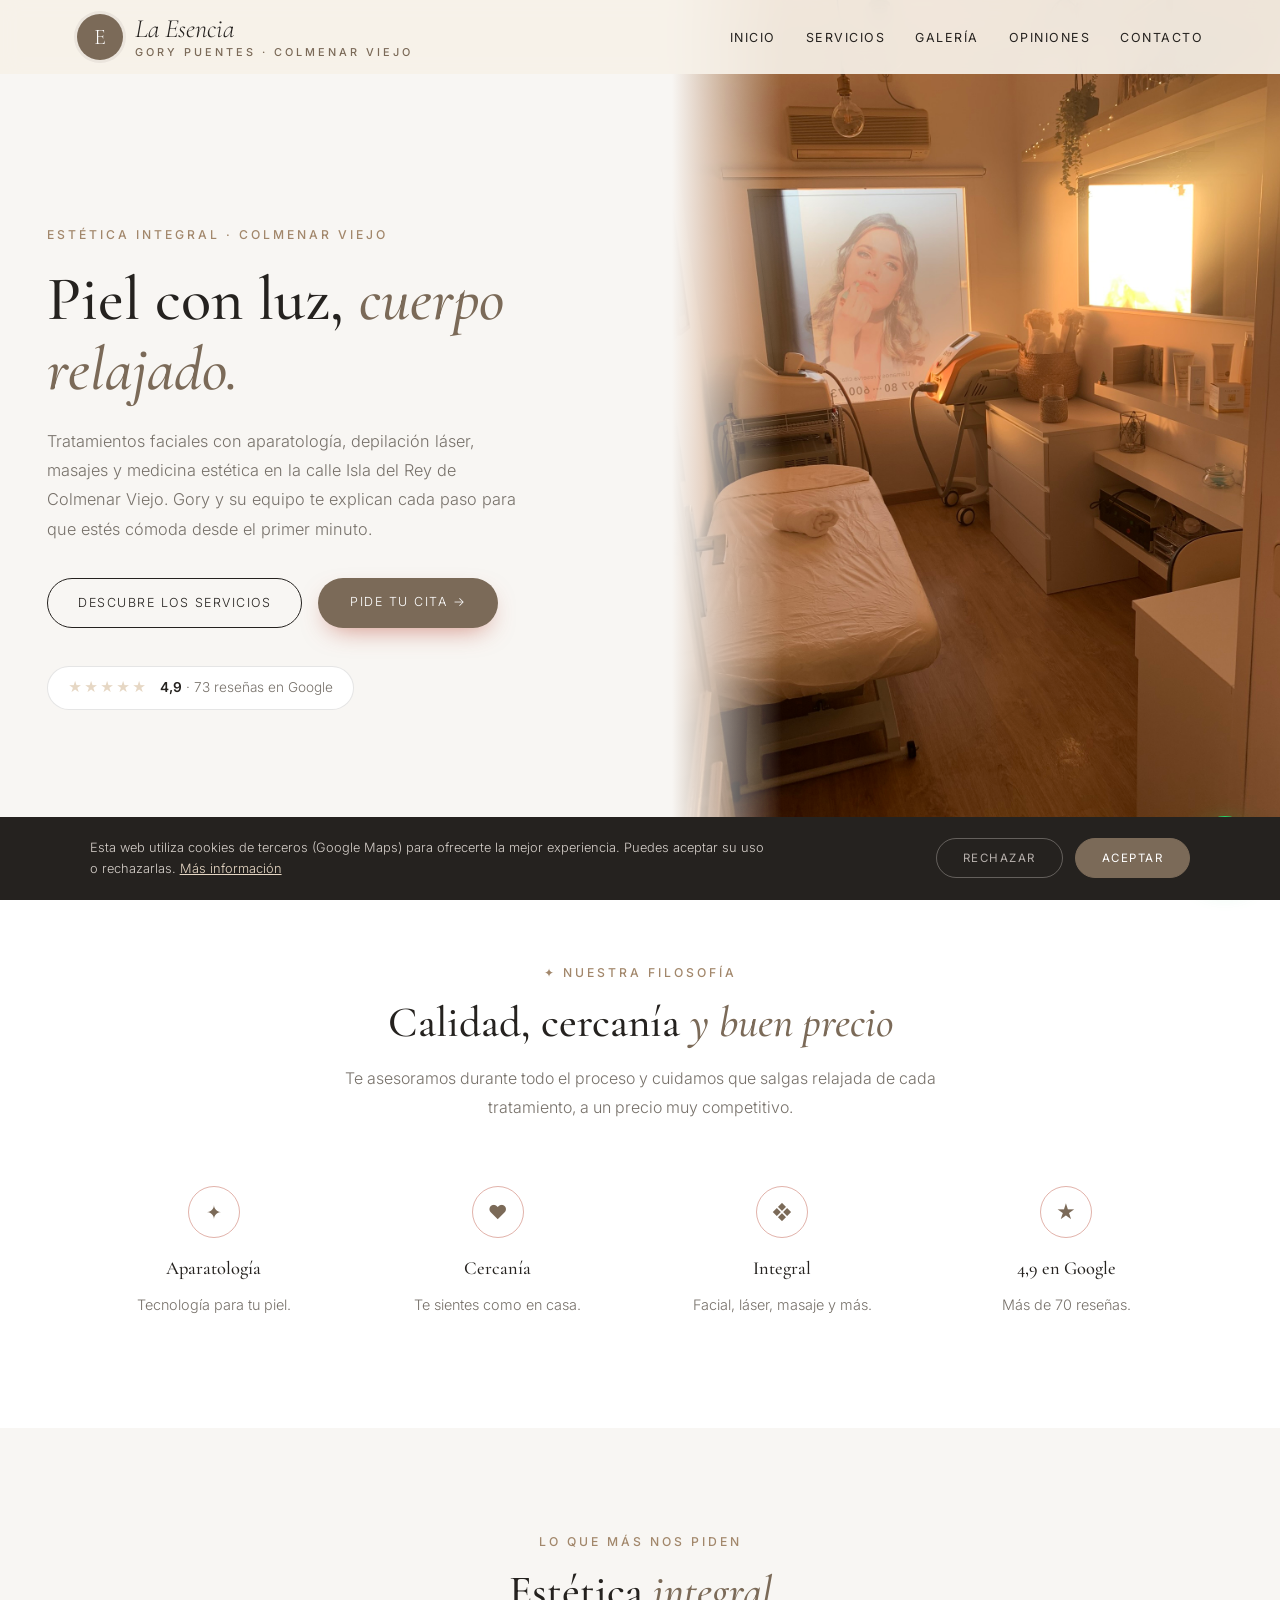
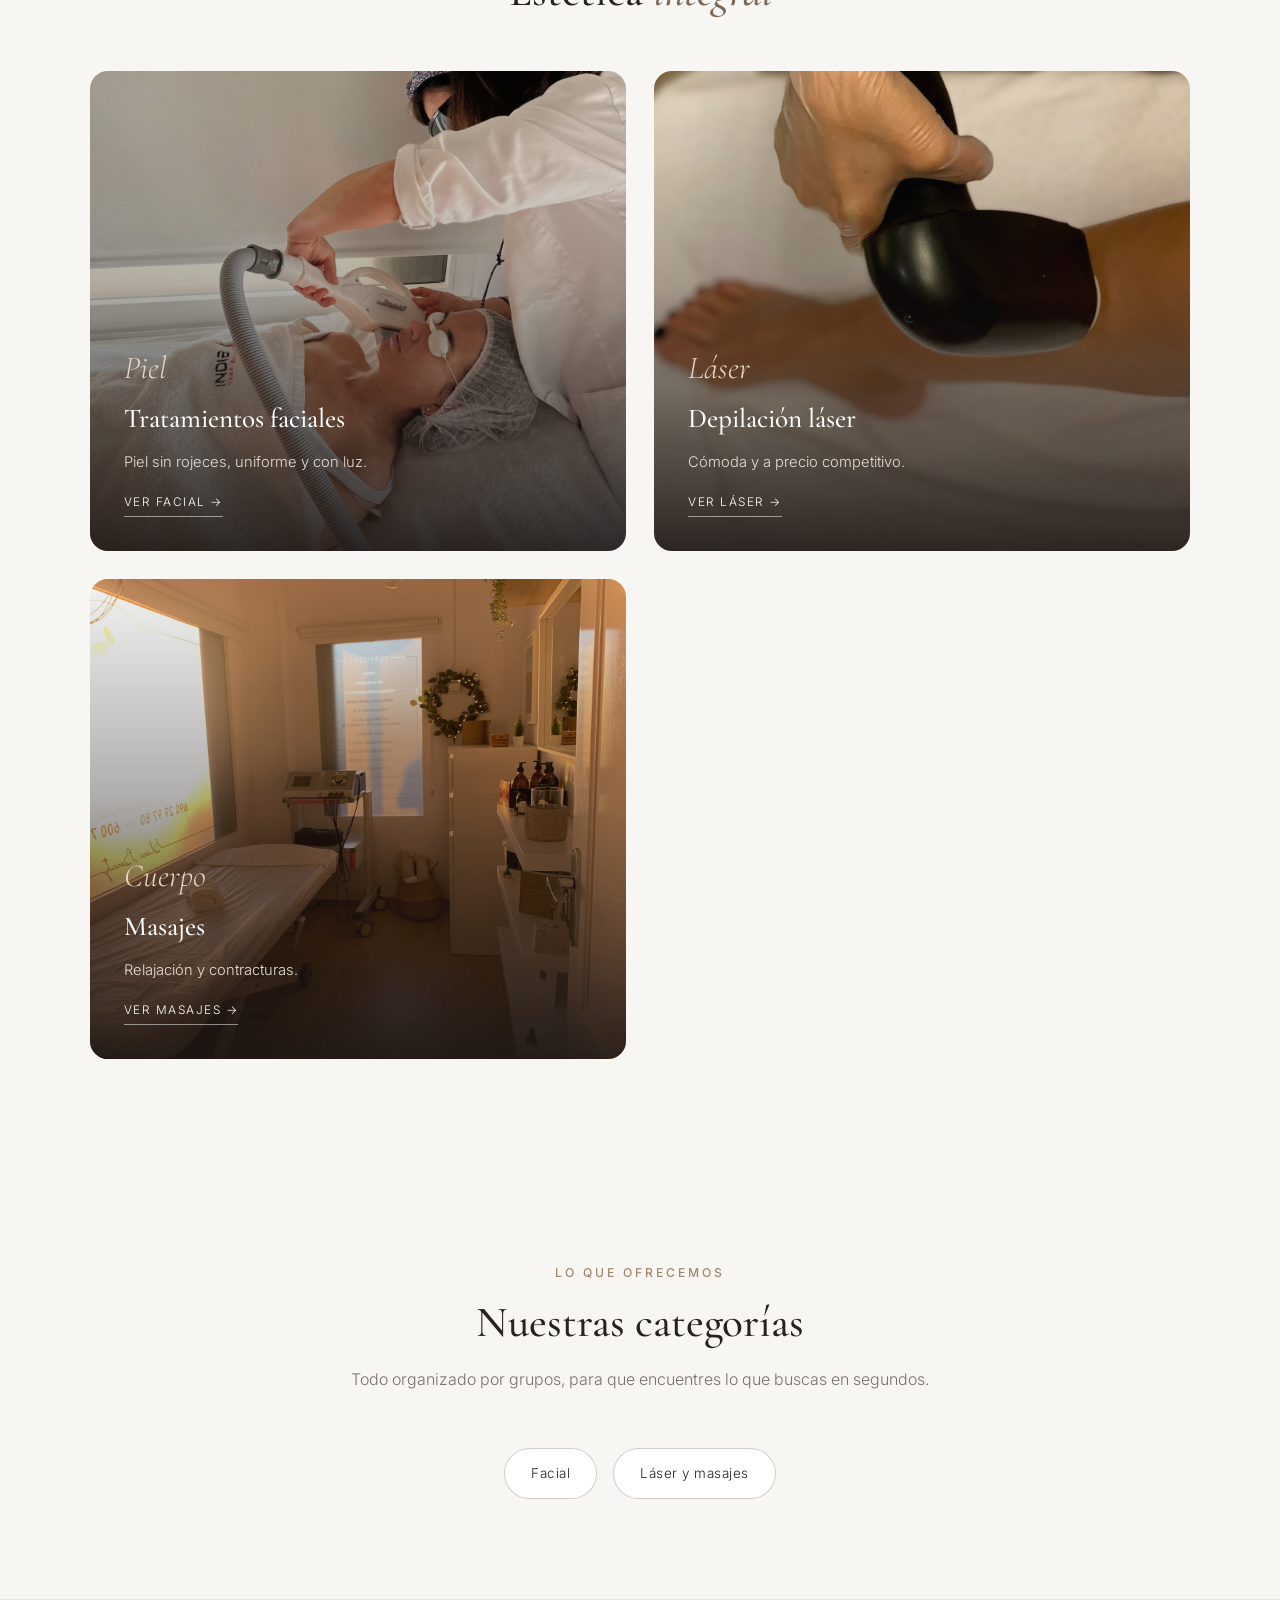
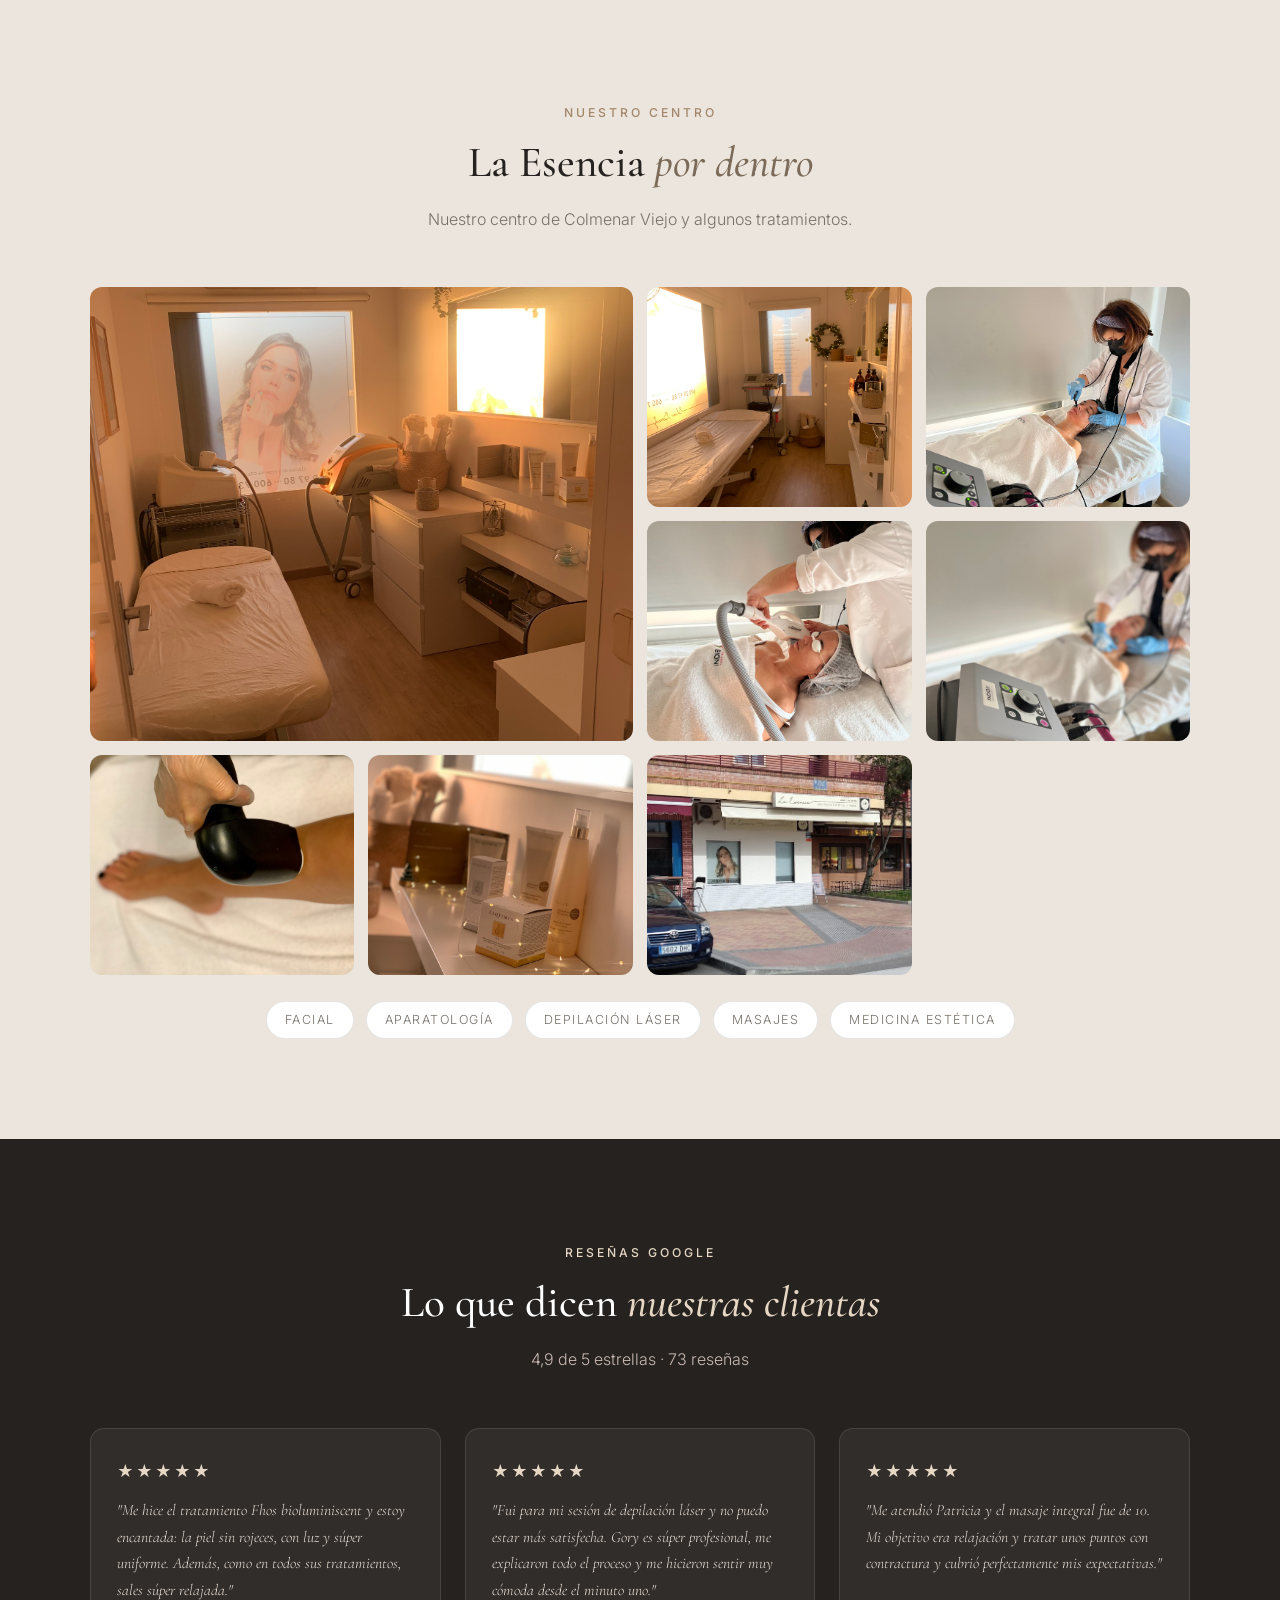
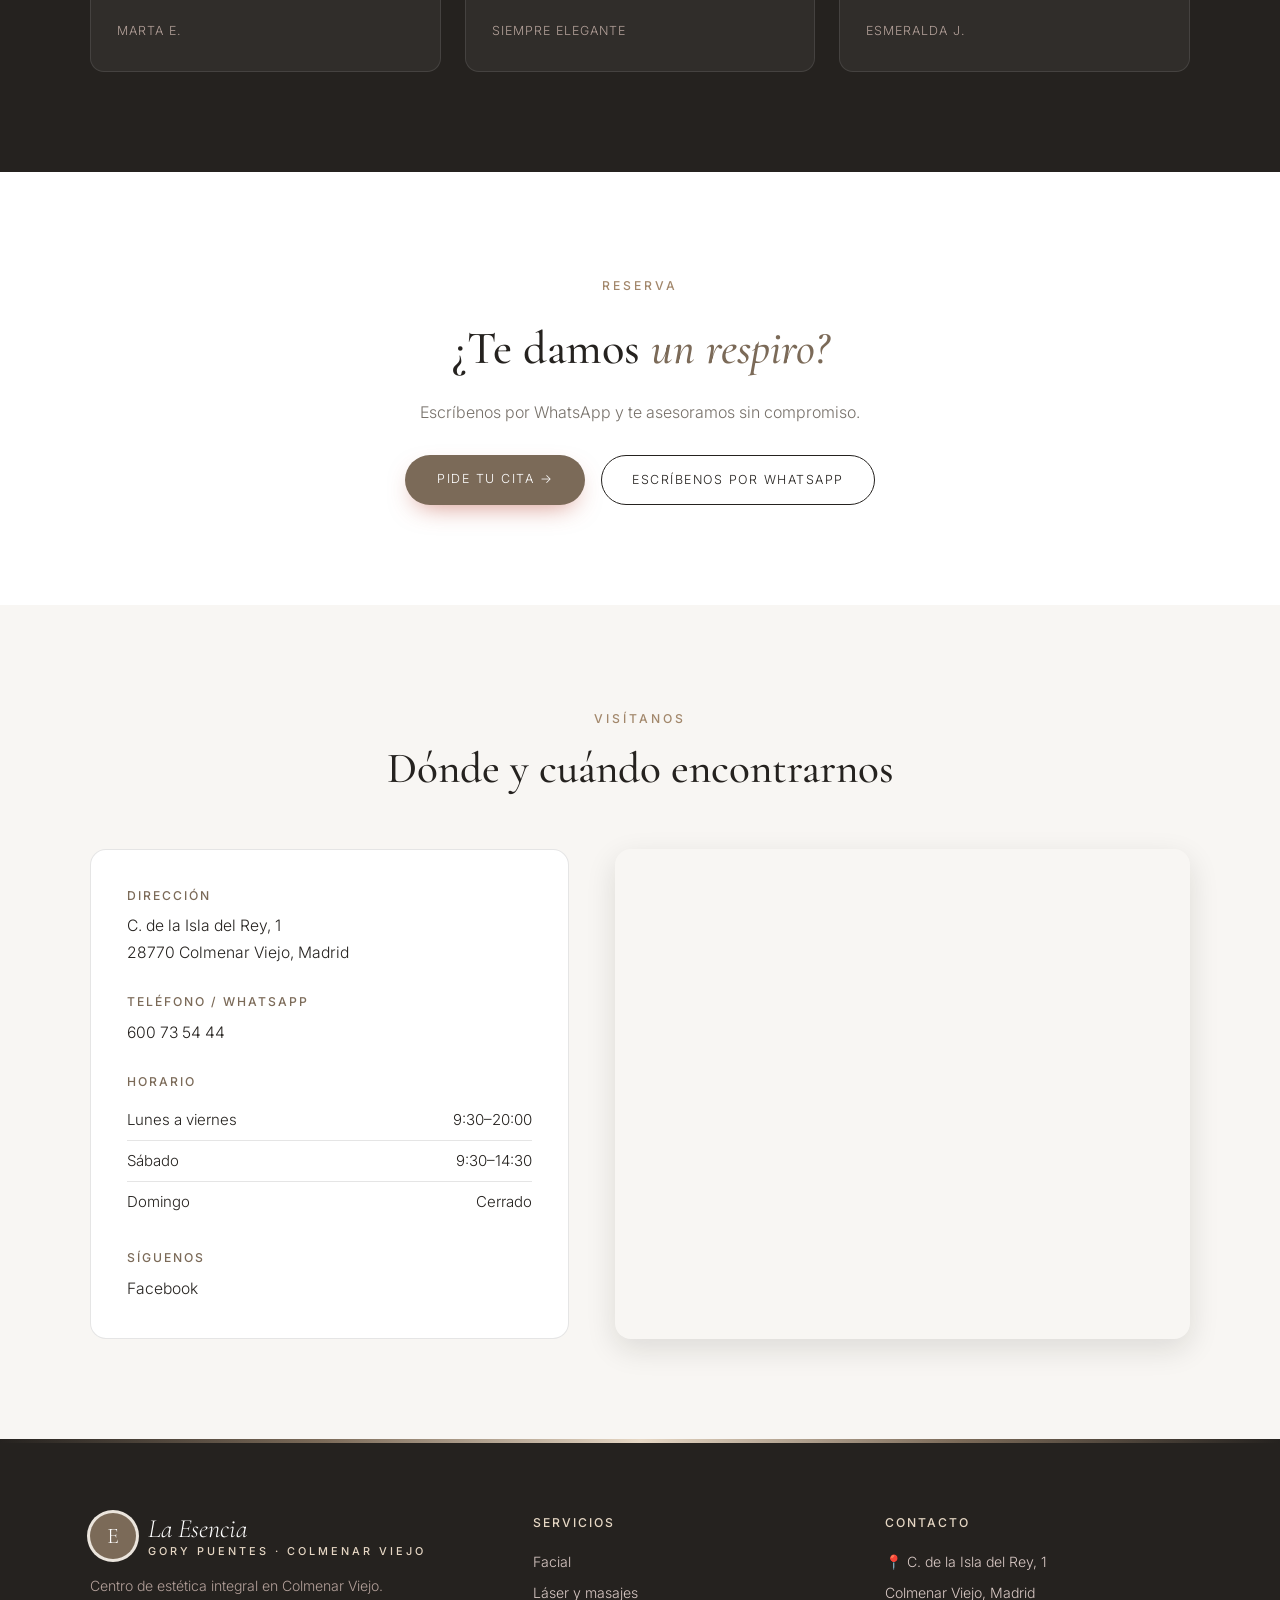
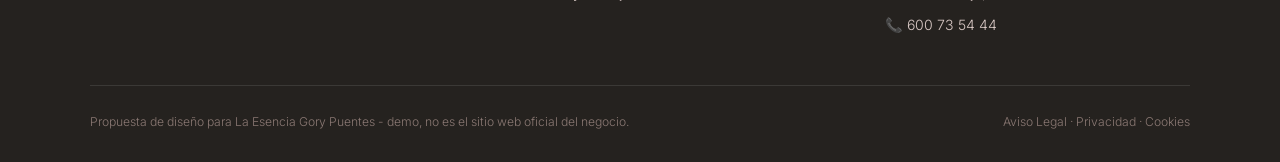
<file: index.html>
<!DOCTYPE html>
<html lang="es">
<head>
<meta charset="UTF-8">
<meta name="viewport" content="width=device-width, initial-scale=1.0">
<title>La Esencia Gory Puentes — Centro de estética integral en Colmenar Viejo</title>
<meta name="description" content="La Esencia Gory Puentes, centro de estética integral en C. de la Isla del Rey 1, Colmenar Viejo. Tratamientos faciales con aparatología, depilación láser, masajes y medicina estética. 4,9★ con 73 reseñas en Google.">
<meta name="theme-color" content="#25221f">
<meta property="og:title" content="La Esencia Gory Puentes · Colmenar Viejo">
<meta property="og:image" content="maps_10.jpg">

<link rel="preconnect" href="https://fonts.googleapis.com"><link rel="preconnect" href="https://fonts.gstatic.com" crossorigin><link href="https://fonts.googleapis.com/css2?family=Cormorant+Garamond:ital,wght@0,500;0,600;1,500&family=Inter:wght@300;400;500;600&display=swap" rel="stylesheet">
<link rel="stylesheet" href="styles.css">
</head>
<body>

<header id="header">
  <a href="index.html" class="logo" aria-label="La Esencia Gory Puentes, inicio"><span class="logo-mark">E</span><span class="logo-text"><span class="script">La Esencia</span><small>Gory Puentes · Colmenar Viejo</small></span></a>
  <nav id="nav" aria-label="Navegación principal"><ul><li><a href="index.html#inicio">Inicio</a></li><li><a href="servicios.html">Servicios</a></li><li><a href="index.html#galeria">Galería</a></li><li><a href="index.html#opiniones">Opiniones</a></li><li><a href="index.html#contacto">Contacto</a></li></ul></nav><button class="nav-toggle" id="navToggle" aria-label="Abrir menú">☰</button>
</header>

<section class="hero" id="inicio">
  <div class="hero-text">
    <span class="eyebrow">Estética integral · Colmenar Viejo</span>
    <h1>Piel con luz, <em>cuerpo relajado.</em></h1>
    <p>Tratamientos faciales con aparatología, depilación láser, masajes y medicina estética en la calle Isla del Rey de Colmenar Viejo. Gory y su equipo te explican cada paso para que estés cómoda desde el primer minuto.</p>
    <div class="hero-ctas">
      <a href="servicios.html" class="btn-outline">Descubre los servicios</a>
      <a href="https://wa.me/34600735444?text=Hola%2C%20he%20visto%20vuestra%20web%20y%20me%20gustar%C3%ADa%20pedir%20cita%20en%20La%20Esencia" class="btn-solid" target="_blank" rel="noopener">Pide tu cita →</a>
    </div>
    <a class="hero-rating" href="https://www.google.com/maps/search/?api=1&query=La+Esencia+Gory+Puentes,+Calle+de+la+Isla+del+Rey+1,+Colmenar+Viejo" target="_blank" rel="noopener"><span class="stars">★★★★★</span><span><strong>4,9</strong> · 73 reseñas en Google</span></a>
  </div>
  <div class="hero-img"><img src="maps_10.jpg" alt="Cabina de La Esencia Gory Puentes en Colmenar Viejo" style="object-position:center 50%;"></div>
</section>

<section class="trust">
  <div class="section-head">
    <span class="eyebrow">✦ Nuestra filosofía</span>
    <h2>Calidad, cercanía <em>y buen precio</em></h2>
    <p>Te asesoramos durante todo el proceso y cuidamos que salgas relajada de cada tratamiento, a un precio muy competitivo.</p>
  </div>
  <div class="trust-grid">
    <div class="trust-card"><span class="trust-ic">✦</span><h3>Aparatología</h3><p>Tecnología para tu piel.</p></div>
    <div class="trust-card"><span class="trust-ic">♥</span><h3>Cercanía</h3><p>Te sientes como en casa.</p></div>
    <div class="trust-card"><span class="trust-ic">❖</span><h3>Integral</h3><p>Facial, láser, masaje y más.</p></div>
    <div class="trust-card"><span class="trust-ic">★</span><h3>4,9 en Google</h3><p>Más de 70 reseñas.</p></div>
  </div>
</section>

<section class="worlds">
  <div class="section-head">
    <span class="eyebrow">Lo que más nos piden</span>
    <h2>Estética <em>integral</em></h2>
  </div>
  <div class="worlds-grid">
    <a href="servicios.html#facial" class="world-card"><img src="maps_05.jpg" alt="Tratamientos faciales"><div class="world-text"><span class="script">Piel</span><h3>Tratamientos faciales</h3><p>Piel sin rojeces, uniforme y con luz.</p><span class="world-link">Ver facial →</span></div></a>
    <a href="servicios.html#laser" class="world-card"><img src="maps_09.jpg" alt="Depilación láser"><div class="world-text"><span class="script">Láser</span><h3>Depilación láser</h3><p>Cómoda y a precio competitivo.</p><span class="world-link">Ver láser →</span></div></a>
    <a href="servicios.html#laser" class="world-card"><img src="maps_02.jpg" alt="Masajes"><div class="world-text"><span class="script">Cuerpo</span><h3>Masajes</h3><p>Relajación y contracturas.</p><span class="world-link">Ver masajes →</span></div></a>
  </div>
</section>

<section>
  <div class="section-head">
    <span class="eyebrow">Lo que ofrecemos</span>
    <h2>Nuestras categorías</h2>
    <p>Todo organizado por grupos, para que encuentres lo que buscas en segundos.</p>
  </div>
  <div class="cat-pills">
    <a href="servicios.html#facial" class="cat-pill">Facial</a>
    <a href="servicios.html#laser" class="cat-pill">Láser y masajes</a>
  </div>
</section>

<section class="gallery-wrap" id="galeria">
  <div class="section-head">
    <span class="eyebrow">Nuestro centro</span>
    <h2>La Esencia <em>por dentro</em></h2>
    <p>Nuestro centro de Colmenar Viejo y algunos tratamientos.</p>
  </div>
  <div class="gallery">
    <figure class="big"><img src="maps_10.jpg" alt="Cabina de tratamientos" loading="lazy"></figure>
    <figure><img src="maps_02.jpg" alt="Cabina de masajes" loading="lazy"></figure>
    <figure><img src="maps_03.jpg" alt="Tratamiento facial con aparatología" loading="lazy"></figure>
    <figure><img src="maps_05.jpg" alt="Tratamiento facial" loading="lazy"></figure>
    <figure><img src="maps_06.jpg" alt="Tratamiento de cuello" loading="lazy"></figure>
    <figure><img src="maps_09.jpg" alt="Depilación láser" loading="lazy"></figure>
    <figure><img src="maps_08.jpg" alt="Nuestros productos" loading="lazy"></figure>
    <figure><img src="maps_01.jpg" alt="Fachada en la calle Isla del Rey" loading="lazy"></figure>
  </div>
  <div class="brands"><span>Facial</span><span>Aparatología</span><span>Depilación láser</span><span>Masajes</span><span>Medicina estética</span></div>
</section>

<section class="reviews-wrap" id="opiniones">
  <div class="section-head">
    <span class="eyebrow">Reseñas Google</span>
    <h2>Lo que dicen <em>nuestras clientas</em></h2>
    <p>4,9 de 5 estrellas · 73 reseñas</p>
  </div>
  <div class="review-grid">
    <div class="review-card"><div class="stars">★★★★★</div><p>"Me hice el tratamiento Fhos bioluminiscent y estoy encantada: la piel sin rojeces, con luz y súper uniforme. Además, como en todos sus tratamientos, sales súper relajada."</p><cite>Marta E.</cite></div>
    <div class="review-card"><div class="stars">★★★★★</div><p>"Fui para mi sesión de depilación láser y no puedo estar más satisfecha. Gory es súper profesional, me explicaron todo el proceso y me hicieron sentir muy cómoda desde el minuto uno."</p><cite>Siempre Elegante</cite></div>
    <div class="review-card"><div class="stars">★★★★★</div><p>"Me atendió Patricia y el masaje integral fue de 10. Mi objetivo era relajación y tratar unos puntos con contractura y cubrió perfectamente mis expectativas."</p><cite>Esmeralda J.</cite></div>
  </div>
</section>

<section class="cta-section">
  <span class="eyebrow">Reserva</span>
  <h2>¿Te damos <em>un respiro?</em></h2>
  <p>Escríbenos por WhatsApp y te asesoramos sin compromiso.</p>
  <div class="cta-row">
    <a href="https://wa.me/34600735444?text=Hola%2C%20he%20visto%20vuestra%20web%20y%20me%20gustar%C3%ADa%20pedir%20cita%20en%20La%20Esencia" class="btn-solid" target="_blank" rel="noopener">Pide tu cita →</a>
    <a href="https://wa.me/34600735444?text=Hola%2C%20he%20visto%20vuestra%20web%20y%20me%20gustar%C3%ADa%20pedir%20cita%20en%20La%20Esencia" class="btn-outline" target="_blank" rel="noopener">Escríbenos por WhatsApp</a>
  </div>
</section>

<section class="contact-section" id="contacto">
  <div class="section-head">
    <span class="eyebrow">Visítanos</span>
    <h2>Dónde y cuándo encontrarnos</h2>
  </div>
  <div class="contact-grid">
    <div class="contact-info">
      <div class="contact-block"><h3>Dirección</h3><p>C. de la Isla del Rey, 1<br>28770 Colmenar Viejo, Madrid</p></div>
      <div class="contact-block"><h3>Teléfono / WhatsApp</h3><p><a href="tel:+34600735444">600 73 54 44</a></p></div>
      <div class="contact-block"><h3>Horario</h3><ul class="hours-list"><li><span>Lunes a viernes</span><span>9:30–20:00</span></li><li><span>Sábado</span><span>9:30–14:30</span></li><li><span>Domingo</span><span>Cerrado</span></li></ul></div>
      <div class="contact-block"><h3>Síguenos</h3><p><a href="https://www.facebook.com/laesenciagorypuentes/" target="_blank" rel="noopener">Facebook</a></p></div>
    </div>
    <div class="contact-map">
      <iframe title="Mapa de La Esencia Gory Puentes" src="https://www.google.com/maps?q=La+Esencia+Gory+Puentes,+Calle+de+la+Isla+del+Rey+1,+Colmenar+Viejo&output=embed" width="100%" height="100%" style="border:0;" allowfullscreen="" loading="lazy" referrerpolicy="no-referrer-when-downgrade"></iframe>
    </div>
  </div>
</section>

<footer>
  <div class="footer-grid">
    <div class="footer-brand">
      <a href="index.html" class="logo light"><span class="logo-mark">E</span><span class="logo-text"><span class="script">La Esencia</span><small>Gory Puentes · Colmenar Viejo</small></span></a>
      <p>Centro de estética integral en Colmenar Viejo.</p>
    </div>
    <div><h4>Servicios</h4><ul><li><a href="servicios.html#facial">Facial</a></li><li><a href="servicios.html#laser">Láser y masajes</a></li></ul></div>
    <div><h4>Contacto</h4><ul><li>📍 C. de la Isla del Rey, 1</li><li>Colmenar Viejo, Madrid</li><li>📞 <a href="tel:+34600735444">600 73 54 44</a></li></ul></div>
  </div>
  <div class="footer-bottom">
    <span>Propuesta de diseño para La Esencia Gory Puentes - demo, no es el sitio web oficial del negocio.</span>
    <span><a href="aviso-legal.html">Aviso Legal</a> &middot; <a href="politica-privacidad.html">Privacidad</a> &middot; <a href="politica-cookies.html">Cookies</a></span>
  </div>
</footer>

<div id="cookie-banner" class="cookie-banner"><p>Esta web utiliza cookies de terceros (Google Maps) para ofrecerte la mejor experiencia. Puedes aceptar su uso o rechazarlas. <a href="politica-cookies.html">Más información</a></p><div class="cookie-actions"><button onclick="setCookieChoice('rejected')" class="ck-reject">Rechazar</button><button onclick="setCookieChoice('accepted')" class="ck-accept">Aceptar</button></div></div>
<div class="social-fabs"><a class="wa-fab" href="https://wa.me/34600735444?text=Hola%2C%20he%20visto%20vuestra%20web%20y%20me%20gustar%C3%ADa%20pedir%20cita%20en%20La%20Esencia" target="_blank" rel="noopener" aria-label="Escribir por WhatsApp"><svg width="28" height="28" viewBox="0 0 24 24" fill="white"><path d="M17.5 14.4c-.3-.1-1.8-.9-2-1s-.5-.1-.7.1-.8 1-.9 1.2-.3.2-.6.1a8.2 8.2 0 0 1-2.4-1.5 9 9 0 0 1-1.7-2.1c-.2-.3 0-.5.1-.6l.4-.5.3-.5v-.5l-.9-2.2c-.2-.6-.5-.5-.7-.5h-.6a1.1 1.1 0 0 0-.8.4 3.4 3.4 0 0 0-1 2.5 5.9 5.9 0 0 0 1.2 3.1 13.5 13.5 0 0 0 5.2 4.6c2.6 1 2.6.7 3.1.6a2.6 2.6 0 0 0 1.7-1.2 2.1 2.1 0 0 0 .2-1.2c-.1-.1-.3-.2-.6-.3ZM12 21.8a9.8 9.8 0 0 1-5-1.4l-.4-.2-3.7 1 1-3.6-.2-.4A9.8 9.8 0 1 1 12 21.8Zm8.4-18.3A11.8 11.8 0 0 0 1.8 17.7L.2 23.8l6.3-1.6a11.8 11.8 0 0 0 5.6 1.4A11.8 11.8 0 0 0 20.4 3.5Z"/></svg></a></div>
<script src="main.js"></script>
</body>
</html>
</file>
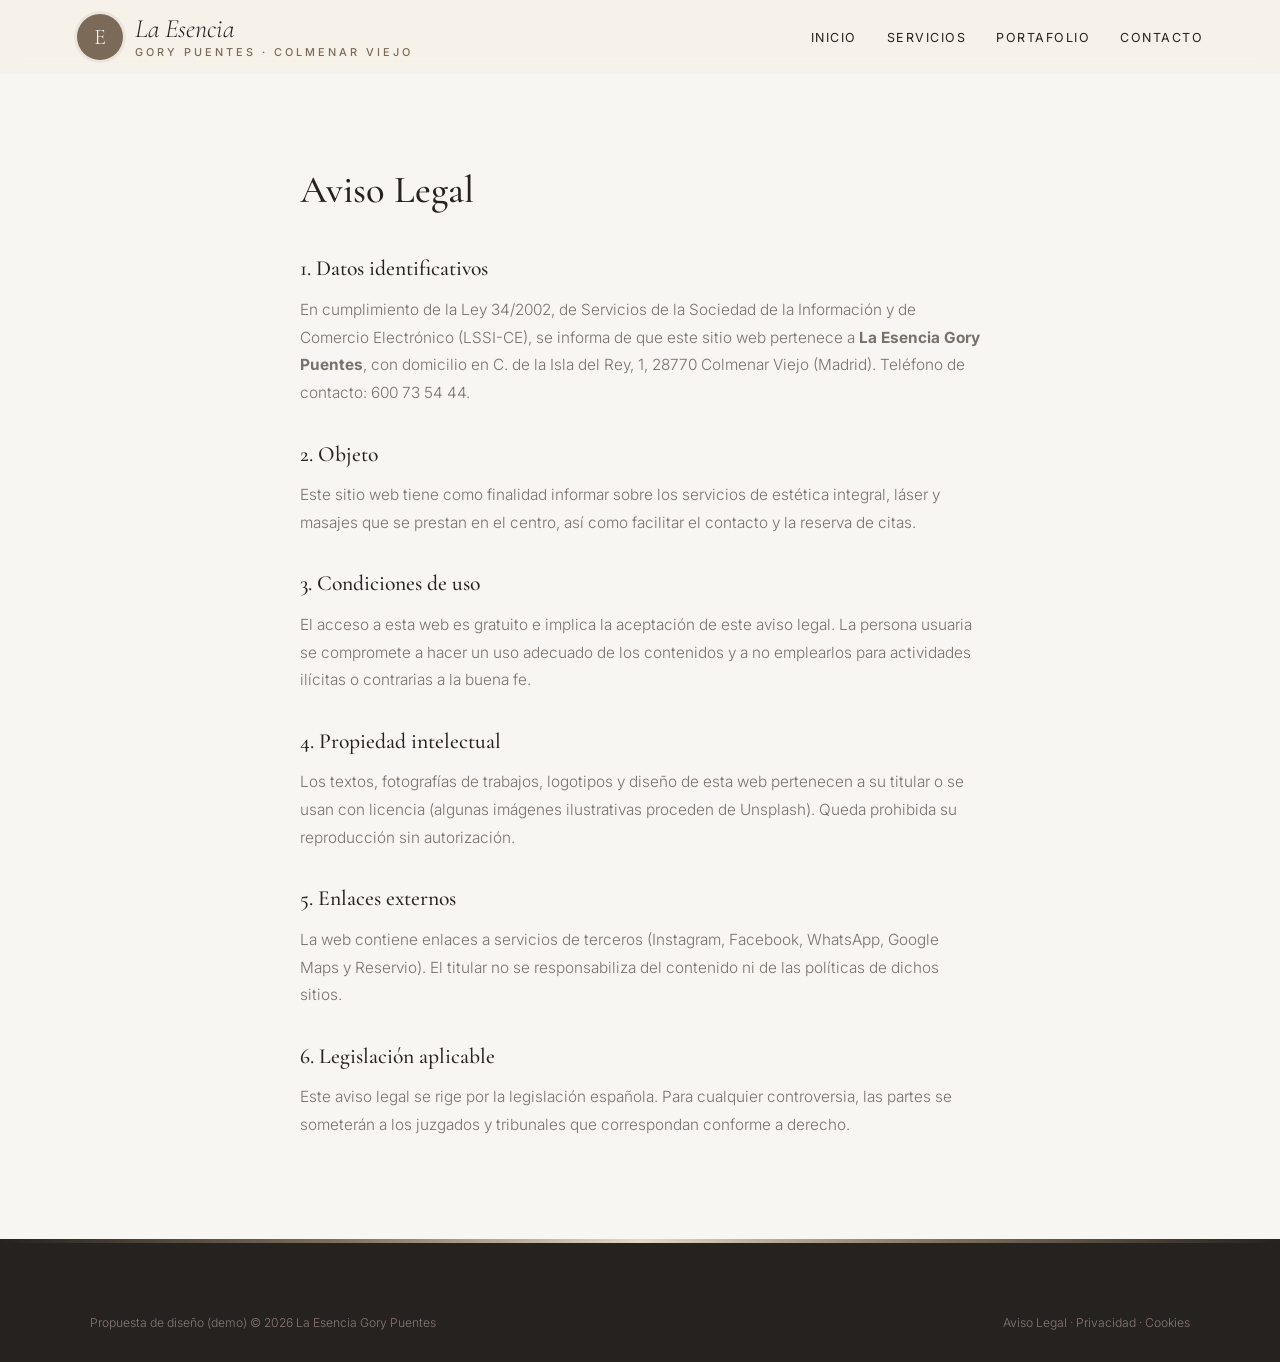
<file: aviso-legal.html>
<!DOCTYPE html>
<html lang="es">
<head>
<meta charset="UTF-8">
<meta name="viewport" content="width=device-width, initial-scale=1.0">
<title>Aviso Legal — La Esencia Gory Puentes</title>
<meta name="robots" content="noindex">

<link rel="preconnect" href="https://fonts.googleapis.com">
<link href="https://fonts.googleapis.com/css2?family=Cormorant+Garamond:ital,wght@0,500;0,600;1,500&family=Inter:wght@300;400;500;600&display=swap" rel="stylesheet">
<link rel="stylesheet" href="styles.css">
</head>
<body>
<header id="header" class="scrolled">
  <a href="index.html" class="logo" aria-label="La Esencia Gory Puentes, inicio">
    <span class="logo-mark">E</span>
    <span class="logo-text"><span class="script">La Esencia</span><small>Gory Puentes · Colmenar Viejo</small></span>
  </a>
  <nav id="nav" aria-label="Navegación principal">
    <ul>
      <li><a href="index.html#inicio">Inicio</a></li>
      <li><a href="servicios.html">Servicios</a></li>
      <li><a href="portafolio.html">Portafolio</a></li>
      <li><a href="index.html#contacto">Contacto</a></li>
    </ul>
  </nav>
  <button class="nav-toggle" id="navToggle" aria-label="Abrir menú">☰</button>
</header>
<main class="legal"><h1>Aviso Legal</h1>
<h2>1. Datos identificativos</h2>
<p>En cumplimiento de la Ley 34/2002, de Servicios de la Sociedad de la Información y de Comercio Electrónico (LSSI-CE), se informa de que este sitio web pertenece a <strong>La Esencia Gory Puentes</strong>, con domicilio en C. de la Isla del Rey, 1, 28770 Colmenar Viejo (Madrid). Teléfono de contacto: 600 73 54 44.</p>
<h2>2. Objeto</h2>
<p>Este sitio web tiene como finalidad informar sobre los servicios de estética integral, láser y masajes que se prestan en el centro, así como facilitar el contacto y la reserva de citas.</p>
<h2>3. Condiciones de uso</h2>
<p>El acceso a esta web es gratuito e implica la aceptación de este aviso legal. La persona usuaria se compromete a hacer un uso adecuado de los contenidos y a no emplearlos para actividades ilícitas o contrarias a la buena fe.</p>
<h2>4. Propiedad intelectual</h2>
<p>Los textos, fotografías de trabajos, logotipos y diseño de esta web pertenecen a su titular o se usan con licencia (algunas imágenes ilustrativas proceden de Unsplash). Queda prohibida su reproducción sin autorización.</p>
<h2>5. Enlaces externos</h2>
<p>La web contiene enlaces a servicios de terceros (Instagram, Facebook, WhatsApp, Google Maps y Reservio). El titular no se responsabiliza del contenido ni de las políticas de dichos sitios.</p>
<h2>6. Legislación aplicable</h2>
<p>Este aviso legal se rige por la legislación española. Para cualquier controversia, las partes se someterán a los juzgados y tribunales que correspondan conforme a derecho.</p></main>
<footer>
  <div class="footer-bottom" style="margin-top:0">
    <span>Propuesta de diseño (demo) © 2026 La Esencia Gory Puentes</span>
    <span><a href="aviso-legal.html">Aviso Legal</a> &middot; <a href="politica-privacidad.html">Privacidad</a> &middot; <a href="politica-cookies.html">Cookies</a></span>
  </div>
</footer>
<script src="main.js"></script>
</body>
</html>
</file>
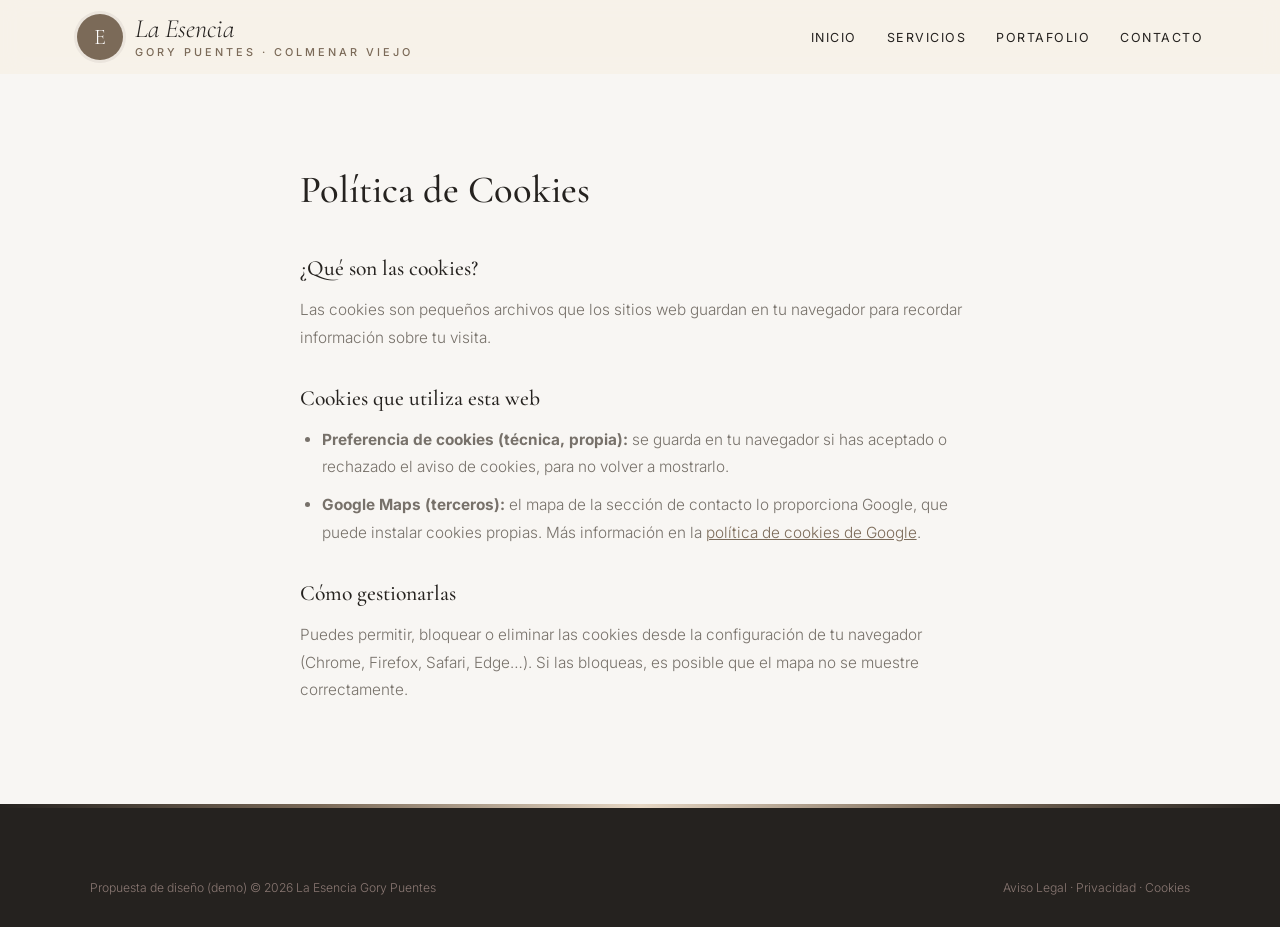
<file: politica-cookies.html>
<!DOCTYPE html>
<html lang="es">
<head>
<meta charset="UTF-8">
<meta name="viewport" content="width=device-width, initial-scale=1.0">
<title>Política de Cookies — La Esencia Gory Puentes</title>
<meta name="robots" content="noindex">

<link rel="preconnect" href="https://fonts.googleapis.com">
<link href="https://fonts.googleapis.com/css2?family=Cormorant+Garamond:ital,wght@0,500;0,600;1,500&family=Inter:wght@300;400;500;600&display=swap" rel="stylesheet">
<link rel="stylesheet" href="styles.css">
</head>
<body>
<header id="header" class="scrolled">
  <a href="index.html" class="logo" aria-label="La Esencia Gory Puentes, inicio">
    <span class="logo-mark">E</span>
    <span class="logo-text"><span class="script">La Esencia</span><small>Gory Puentes · Colmenar Viejo</small></span>
  </a>
  <nav id="nav" aria-label="Navegación principal">
    <ul>
      <li><a href="index.html#inicio">Inicio</a></li>
      <li><a href="servicios.html">Servicios</a></li>
      <li><a href="portafolio.html">Portafolio</a></li>
      <li><a href="index.html#contacto">Contacto</a></li>
    </ul>
  </nav>
  <button class="nav-toggle" id="navToggle" aria-label="Abrir menú">☰</button>
</header>
<main class="legal"><h1>Política de Cookies</h1>
<h2>¿Qué son las cookies?</h2>
<p>Las cookies son pequeños archivos que los sitios web guardan en tu navegador para recordar información sobre tu visita.</p>
<h2>Cookies que utiliza esta web</h2>
<ul>
<li><strong>Preferencia de cookies (técnica, propia):</strong> se guarda en tu navegador si has aceptado o rechazado el aviso de cookies, para no volver a mostrarlo.</li>
<li><strong>Google Maps (terceros):</strong> el mapa de la sección de contacto lo proporciona Google, que puede instalar cookies propias. Más información en la <a href="https://policies.google.com/technologies/cookies" target="_blank" rel="noopener">política de cookies de Google</a>.</li>
</ul>
<h2>Cómo gestionarlas</h2>
<p>Puedes permitir, bloquear o eliminar las cookies desde la configuración de tu navegador (Chrome, Firefox, Safari, Edge…). Si las bloqueas, es posible que el mapa no se muestre correctamente.</p></main>
<footer>
  <div class="footer-bottom" style="margin-top:0">
    <span>Propuesta de diseño (demo) © 2026 La Esencia Gory Puentes</span>
    <span><a href="aviso-legal.html">Aviso Legal</a> &middot; <a href="politica-privacidad.html">Privacidad</a> &middot; <a href="politica-cookies.html">Cookies</a></span>
  </div>
</footer>
<script src="main.js"></script>
</body>
</html>
</file>
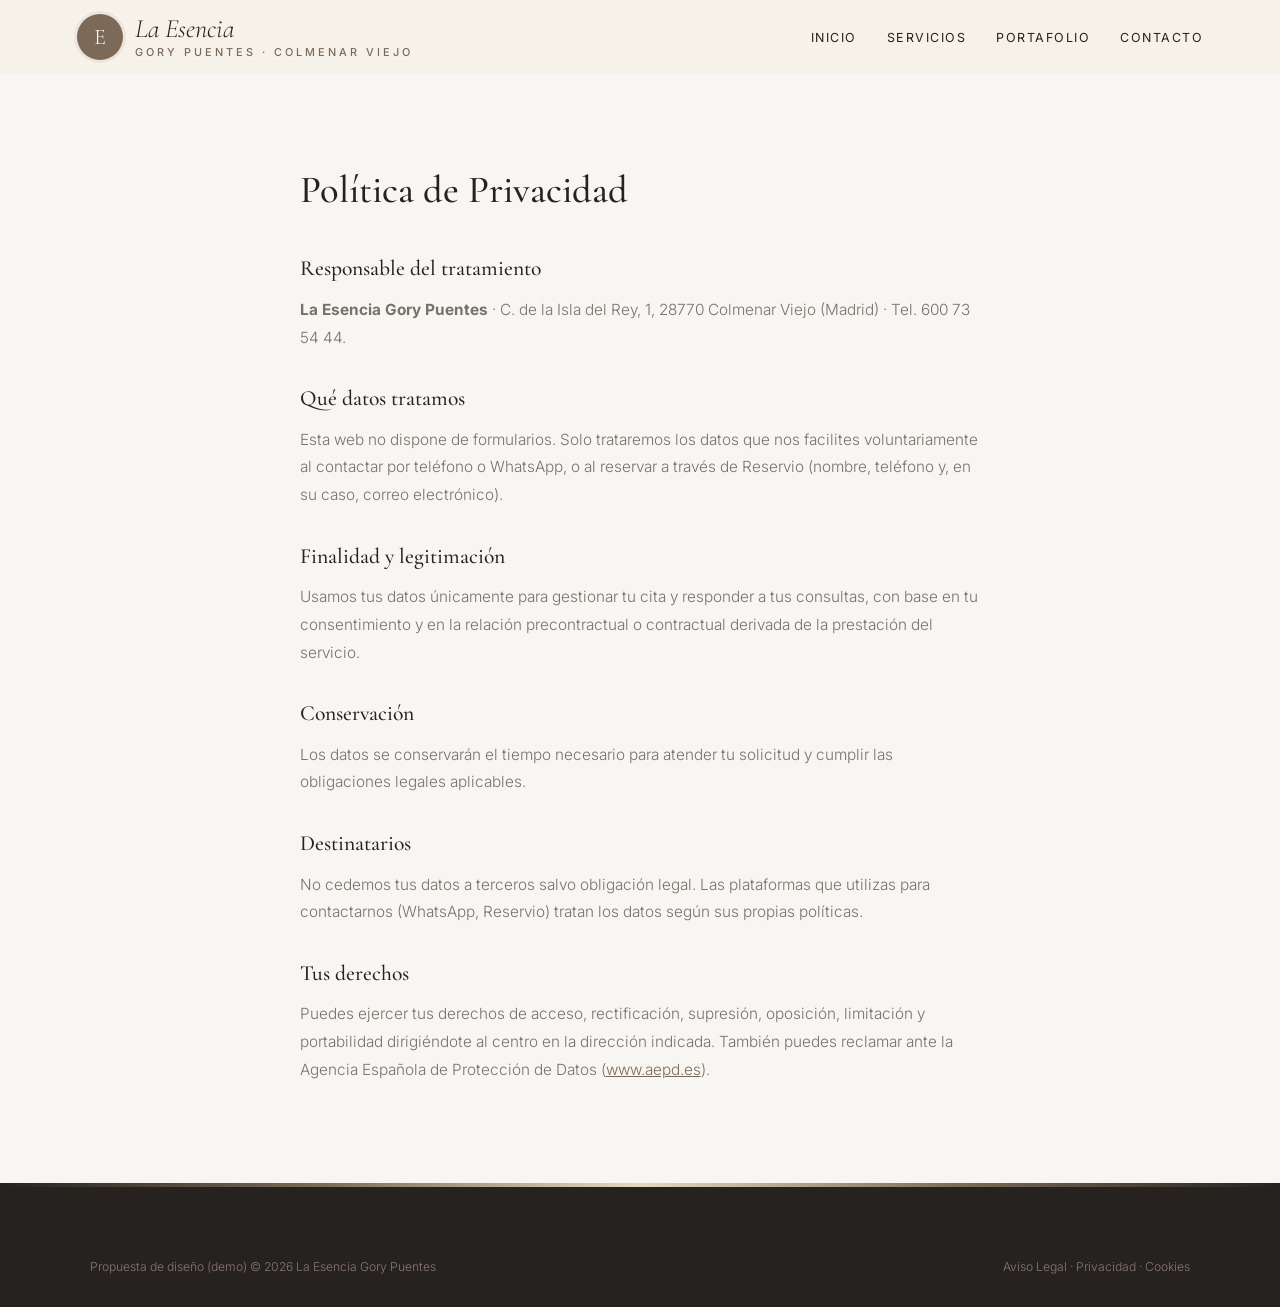
<file: politica-privacidad.html>
<!DOCTYPE html>
<html lang="es">
<head>
<meta charset="UTF-8">
<meta name="viewport" content="width=device-width, initial-scale=1.0">
<title>Política de Privacidad — La Esencia Gory Puentes</title>
<meta name="robots" content="noindex">

<link rel="preconnect" href="https://fonts.googleapis.com">
<link href="https://fonts.googleapis.com/css2?family=Cormorant+Garamond:ital,wght@0,500;0,600;1,500&family=Inter:wght@300;400;500;600&display=swap" rel="stylesheet">
<link rel="stylesheet" href="styles.css">
</head>
<body>
<header id="header" class="scrolled">
  <a href="index.html" class="logo" aria-label="La Esencia Gory Puentes, inicio">
    <span class="logo-mark">E</span>
    <span class="logo-text"><span class="script">La Esencia</span><small>Gory Puentes · Colmenar Viejo</small></span>
  </a>
  <nav id="nav" aria-label="Navegación principal">
    <ul>
      <li><a href="index.html#inicio">Inicio</a></li>
      <li><a href="servicios.html">Servicios</a></li>
      <li><a href="portafolio.html">Portafolio</a></li>
      <li><a href="index.html#contacto">Contacto</a></li>
    </ul>
  </nav>
  <button class="nav-toggle" id="navToggle" aria-label="Abrir menú">☰</button>
</header>
<main class="legal"><h1>Política de Privacidad</h1>
<h2>Responsable del tratamiento</h2>
<p><strong>La Esencia Gory Puentes</strong> · C. de la Isla del Rey, 1, 28770 Colmenar Viejo (Madrid) · Tel. 600 73 54 44.</p>
<h2>Qué datos tratamos</h2>
<p>Esta web no dispone de formularios. Solo trataremos los datos que nos facilites voluntariamente al contactar por teléfono o WhatsApp, o al reservar a través de Reservio (nombre, teléfono y, en su caso, correo electrónico).</p>
<h2>Finalidad y legitimación</h2>
<p>Usamos tus datos únicamente para gestionar tu cita y responder a tus consultas, con base en tu consentimiento y en la relación precontractual o contractual derivada de la prestación del servicio.</p>
<h2>Conservación</h2>
<p>Los datos se conservarán el tiempo necesario para atender tu solicitud y cumplir las obligaciones legales aplicables.</p>
<h2>Destinatarios</h2>
<p>No cedemos tus datos a terceros salvo obligación legal. Las plataformas que utilizas para contactarnos (WhatsApp, Reservio) tratan los datos según sus propias políticas.</p>
<h2>Tus derechos</h2>
<p>Puedes ejercer tus derechos de acceso, rectificación, supresión, oposición, limitación y portabilidad dirigiéndote al centro en la dirección indicada. También puedes reclamar ante la Agencia Española de Protección de Datos (<a href="https://www.aepd.es" target="_blank" rel="noopener">www.aepd.es</a>).</p></main>
<footer>
  <div class="footer-bottom" style="margin-top:0">
    <span>Propuesta de diseño (demo) © 2026 La Esencia Gory Puentes</span>
    <span><a href="aviso-legal.html">Aviso Legal</a> &middot; <a href="politica-privacidad.html">Privacidad</a> &middot; <a href="politica-cookies.html">Cookies</a></span>
  </div>
</footer>
<script src="main.js"></script>
</body>
</html>
</file>
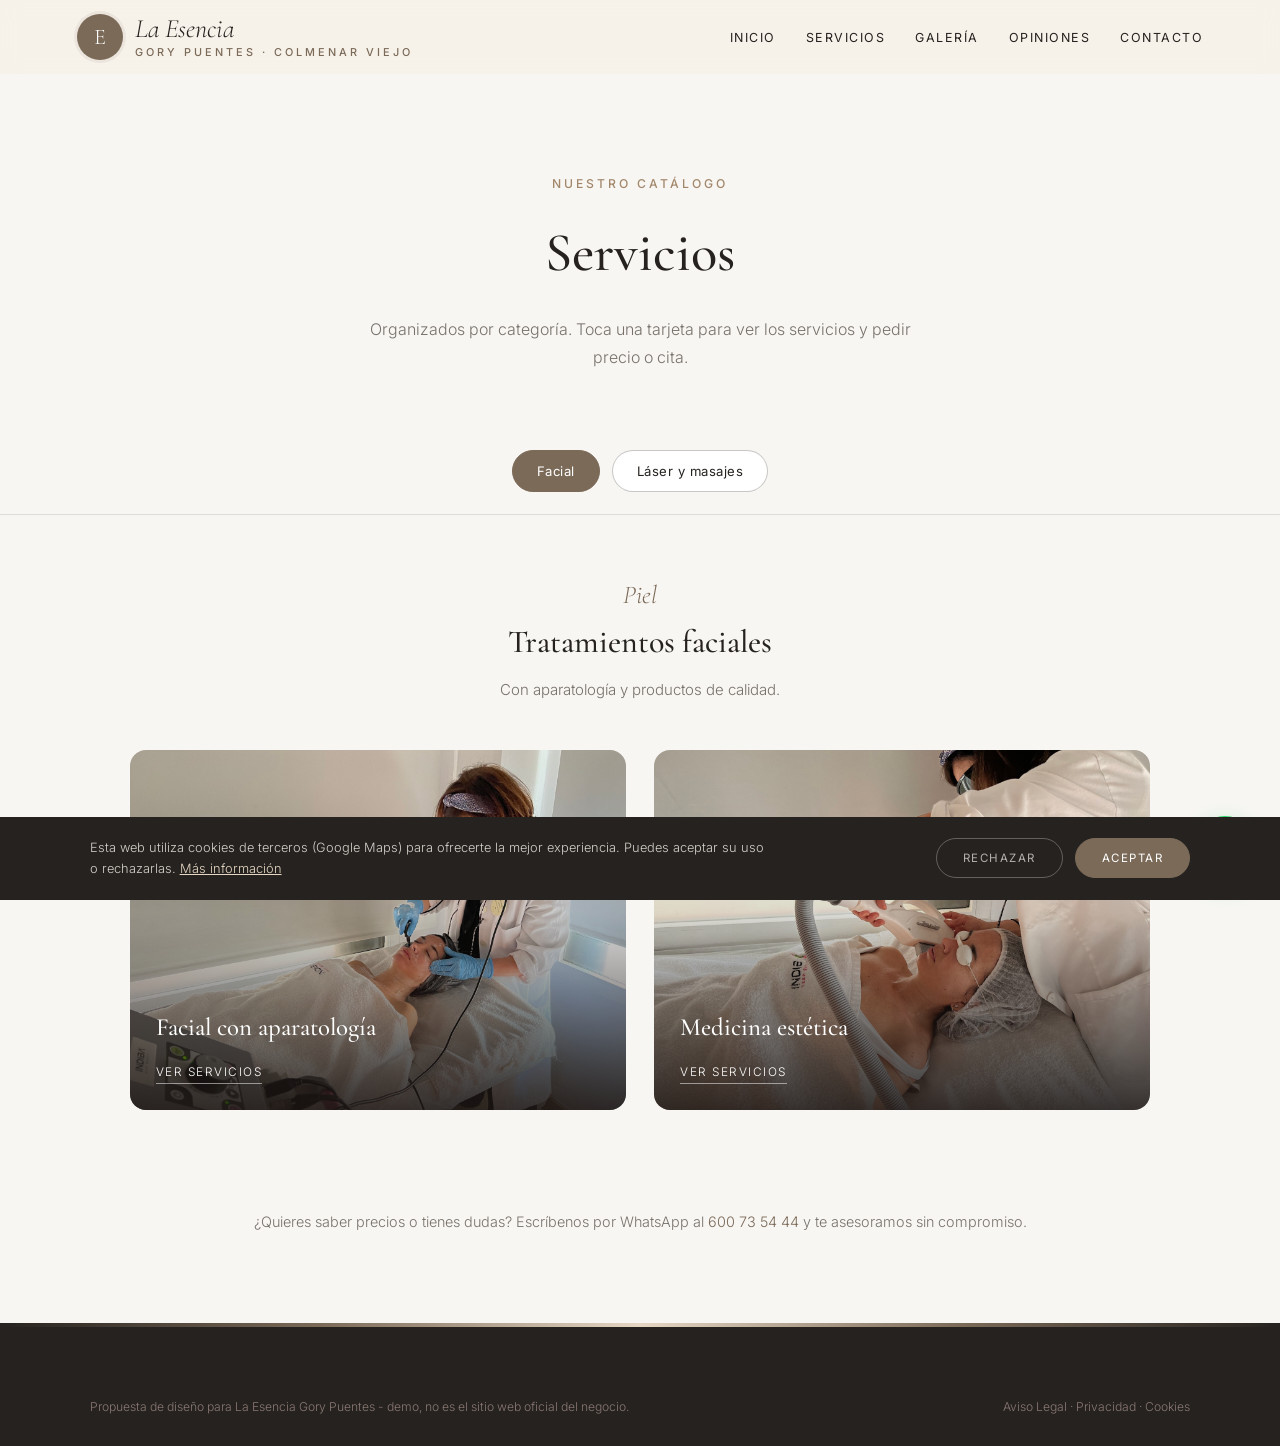
<file: servicios.html>
<!DOCTYPE html>
<html lang="es">
<head>
<meta charset="UTF-8">
<meta name="viewport" content="width=device-width, initial-scale=1.0">
<title>Servicios — La Esencia Gory Puentes · Colmenar Viejo</title>
<meta name="description" content="Servicios de La Esencia Gory Puentes en Colmenar Viejo.">

<link rel="preconnect" href="https://fonts.googleapis.com"><link rel="preconnect" href="https://fonts.gstatic.com" crossorigin><link href="https://fonts.googleapis.com/css2?family=Cormorant+Garamond:ital,wght@0,500;0,600;1,500&family=Inter:wght@300;400;500;600&display=swap" rel="stylesheet">
<link rel="stylesheet" href="styles.css">
</head>
<body>

<header id="header" class="scrolled">
  <a href="index.html" class="logo" aria-label="La Esencia Gory Puentes, inicio"><span class="logo-mark">E</span><span class="logo-text"><span class="script">La Esencia</span><small>Gory Puentes · Colmenar Viejo</small></span></a>
  <nav id="nav" aria-label="Navegación principal"><ul><li><a href="index.html#inicio">Inicio</a></li><li><a href="servicios.html">Servicios</a></li><li><a href="index.html#galeria">Galería</a></li><li><a href="index.html#opiniones">Opiniones</a></li><li><a href="index.html#contacto">Contacto</a></li></ul></nav><button class="nav-toggle" id="navToggle" aria-label="Abrir menú">☰</button>
</header>

<div class="page-hero">
  <span class="eyebrow">Nuestro catálogo</span>
  <h1>Servicios</h1>
  <p>Organizados por categoría. Toca una tarjeta para ver los servicios y pedir precio o cita.</p>
</div>

<div class="tabs">
  <button class="tab-btn active" data-tab="facial">Facial</button>
  <button class="tab-btn" data-tab="laser">Láser y masajes</button>
  
</div>

<div class="tab-panel active" id="facial">
  <div class="tab-intro"><span class="script">Piel</span><h2>Tratamientos faciales</h2><p>Con aparatología y productos de calidad.</p></div>
  <div class="cat-grid">
    <div class="cat-card" onclick="openModal('aparatologia')"><img src="maps_03.jpg" alt="Facial con aparatología" loading="lazy"><div class="cat-card-text"><h3>Facial con aparatología</h3><span>Ver servicios</span></div></div>
    <div class="cat-card" onclick="openModal('medicina')"><img src="maps_05.jpg" alt="Medicina estética" loading="lazy"><div class="cat-card-text"><h3>Medicina estética</h3><span>Ver servicios</span></div></div>
  </div>
</div>

<div class="tab-panel" id="laser">
  <div class="tab-intro"><span class="script">Cuerpo</span><h2>Láser y masajes</h2><p>Para tu piel y tu bienestar.</p></div>
  <div class="cat-grid">
    <div class="cat-card" onclick="openModal('laser')"><img src="maps_09.jpg" alt="Depilación láser" loading="lazy"><div class="cat-card-text"><h3>Depilación láser</h3><span>Ver servicios</span></div></div>
    <div class="cat-card" onclick="openModal('masajes')"><img src="maps_02.jpg" alt="Masajes" loading="lazy"><div class="cat-card-text"><h3>Masajes</h3><span>Ver servicios</span></div></div>
  </div>
</div>


<p class="services-note">¿Quieres saber precios o tienes dudas? Escríbenos por WhatsApp al <a href="https://wa.me/34600735444" target="_blank" rel="noopener" style="color:var(--red)">600 73 54 44</a> y te asesoramos sin compromiso.</p>

<div class="modal-overlay" id="modal-aparatologia"><div class="modal">
  <button class="modal-close" onclick="closeModal('aparatologia')" aria-label="Cerrar">×</button>
  <h3>Facial con aparatología</h3><p class="modal-sub">Tecnología</p>
  <div class="svc-row"><div><div class="svc-name">Tratamientos faciales con aparatología</div><span class="svc-desc"></span></div><div class="svc-price">Consultar</div></div>
  <div class="svc-row"><div><div class="svc-name">Tratamiento Fhos bioluminiscent</div><span class="svc-desc"></span></div><div class="svc-price">Consultar</div></div>
  <a class="modal-cta alt" href="https://wa.me/34600735444?text=Hola%2C%20quiero%20informaci%C3%B3n%20sobre%20facial%20con%20aparatolog%C3%ADa" target="_blank" rel="noopener">Pedir cita por WhatsApp</a>
</div></div>

<div class="modal-overlay" id="modal-medicina"><div class="modal">
  <button class="modal-close" onclick="closeModal('medicina')" aria-label="Cerrar">×</button>
  <h3>Medicina estética</h3><p class="modal-sub">Con doctora</p>
  <div class="svc-row"><div><div class="svc-name">Full face</div><span class="svc-desc"></span></div><div class="svc-price">Consultar</div></div>
  <div class="svc-row"><div><div class="svc-name">Retoques</div><span class="svc-desc"></span></div><div class="svc-price">Consultar</div></div>
  <a class="modal-cta alt" href="https://wa.me/34600735444?text=Hola%2C%20quiero%20informaci%C3%B3n%20sobre%20medicina%20est%C3%A9tica" target="_blank" rel="noopener">Pedir cita por WhatsApp</a>
</div></div>

<div class="modal-overlay" id="modal-laser"><div class="modal">
  <button class="modal-close" onclick="closeModal('laser')" aria-label="Cerrar">×</button>
  <h3>Depilación láser</h3><p class="modal-sub">Láser</p>
  <div class="svc-row"><div><div class="svc-name">Depilación láser</div><span class="svc-desc"></span></div><div class="svc-price">Consultar</div></div>
  <a class="modal-cta alt" href="https://wa.me/34600735444?text=Hola%2C%20quiero%20informaci%C3%B3n%20sobre%20depilaci%C3%B3n%20l%C3%A1ser" target="_blank" rel="noopener">Pedir cita por WhatsApp</a>
</div></div>

<div class="modal-overlay" id="modal-masajes"><div class="modal">
  <button class="modal-close" onclick="closeModal('masajes')" aria-label="Cerrar">×</button>
  <h3>Masajes</h3><p class="modal-sub">Integral y descontracturante</p>
  <div class="svc-row"><div><div class="svc-name">Masaje integral</div><span class="svc-desc"></span></div><div class="svc-price">Consultar</div></div>
  <div class="svc-row"><div><div class="svc-name">Masaje para contracturas</div><span class="svc-desc"></span></div><div class="svc-price">Consultar</div></div>
  <a class="modal-cta alt" href="https://wa.me/34600735444?text=Hola%2C%20quiero%20informaci%C3%B3n%20sobre%20masajes" target="_blank" rel="noopener">Pedir cita por WhatsApp</a>
</div></div>


<footer>
  <div class="footer-bottom" style="margin-top:0">
    <span>Propuesta de diseño para La Esencia Gory Puentes - demo, no es el sitio web oficial del negocio.</span>
    <span><a href="aviso-legal.html">Aviso Legal</a> &middot; <a href="politica-privacidad.html">Privacidad</a> &middot; <a href="politica-cookies.html">Cookies</a></span>
  </div>
</footer>

<div id="cookie-banner" class="cookie-banner"><p>Esta web utiliza cookies de terceros (Google Maps) para ofrecerte la mejor experiencia. Puedes aceptar su uso o rechazarlas. <a href="politica-cookies.html">Más información</a></p><div class="cookie-actions"><button onclick="setCookieChoice('rejected')" class="ck-reject">Rechazar</button><button onclick="setCookieChoice('accepted')" class="ck-accept">Aceptar</button></div></div>
<div class="social-fabs"><a class="wa-fab" href="https://wa.me/34600735444?text=Hola%2C%20he%20visto%20vuestra%20web%20y%20me%20gustar%C3%ADa%20pedir%20cita%20en%20La%20Esencia" target="_blank" rel="noopener" aria-label="Escribir por WhatsApp"><svg width="28" height="28" viewBox="0 0 24 24" fill="white"><path d="M17.5 14.4c-.3-.1-1.8-.9-2-1s-.5-.1-.7.1-.8 1-.9 1.2-.3.2-.6.1a8.2 8.2 0 0 1-2.4-1.5 9 9 0 0 1-1.7-2.1c-.2-.3 0-.5.1-.6l.4-.5.3-.5v-.5l-.9-2.2c-.2-.6-.5-.5-.7-.5h-.6a1.1 1.1 0 0 0-.8.4 3.4 3.4 0 0 0-1 2.5 5.9 5.9 0 0 0 1.2 3.1 13.5 13.5 0 0 0 5.2 4.6c2.6 1 2.6.7 3.1.6a2.6 2.6 0 0 0 1.7-1.2 2.1 2.1 0 0 0 .2-1.2c-.1-.1-.3-.2-.6-.3ZM12 21.8a9.8 9.8 0 0 1-5-1.4l-.4-.2-3.7 1 1-3.6-.2-.4A9.8 9.8 0 1 1 12 21.8Zm8.4-18.3A11.8 11.8 0 0 0 1.8 17.7L.2 23.8l6.3-1.6a11.8 11.8 0 0 0 5.6 1.4A11.8 11.8 0 0 0 20.4 3.5Z"/></svg></a></div>
<script src="main.js"></script>
</body>
</html>
</file>
<file: styles.css>
:root{
  --cream:#f8f6f3; --paper:#ffffff; --tint:#ebe5dd; --ink:#25221f; --dark:#25221f; --muted:#77716a;
  --red:#7b6a58; --red-dark:#5f5144; --teal:#a2876b; --gold:#e6d7c4; --line:rgba(0,0,0,.1);
  --brand-gradient:linear-gradient(90deg,#25221f,#7b6a58,#e6d7c4,#7b6a58,#25221f);
}
*{margin:0;padding:0;box-sizing:border-box;}
html{scroll-behavior:smooth;}
body{font-family:'Inter',sans-serif;background:var(--cream);color:var(--ink);overflow-x:hidden;font-weight:300;line-height:1.6;}
a{text-decoration:none;color:inherit;}
h1,h2,h3{font-family:'Cormorant Garamond',serif;font-weight:500;}
h1 em,h2 em{font-style:italic;color:var(--red);}
img{max-width:100%;display:block;}
.script{font-family:'Cormorant Garamond',serif;font-style:italic;}

/* HEADER */
header{position:fixed;top:0;left:0;right:0;z-index:100;display:flex;justify-content:space-between;align-items:center;padding:14px 6%;background:rgba(247,241,233,.92);backdrop-filter:blur(10px);-webkit-backdrop-filter:blur(10px);transition:box-shadow .3s,padding .3s;}
header.scrolled{box-shadow:0 2px 24px rgba(28,22,20,.1);padding:8px 6%;}
.logo{display:flex;align-items:center;gap:12px;color:var(--dark);}
.logo-badge{width:58px;height:58px;border-radius:50%;object-fit:cover;box-shadow:0 0 0 2px var(--gold),0 6px 16px rgba(28,22,20,.15);transition:width .3s,height .3s;}
header.scrolled .logo-badge{width:46px;height:46px;}
.logo-text{display:flex;flex-direction:column;line-height:1;}
.logo-text .script{font-size:1.65rem;color:var(--dark);}
.logo-text small{font-size:.68rem;letter-spacing:3px;text-transform:uppercase;color:var(--red);margin-top:4px;font-weight:500;}
.logo.light .logo-text .script{color:#fff;}
.logo.light .logo-text small{color:var(--gold);}
nav ul{list-style:none;display:flex;gap:30px;}
nav a{font-size:.78rem;letter-spacing:1.5px;text-transform:uppercase;font-weight:400;position:relative;padding:4px 0;}
nav a::after{content:"";position:absolute;left:0;bottom:-2px;height:1px;width:100%;background:var(--red);transform:scaleX(0);transform-origin:right;transition:transform .3s;}
nav a:hover::after{transform:scaleX(1);transform-origin:left;}
.nav-toggle{display:none;font-size:1.6rem;background:none;border:none;color:var(--dark);cursor:pointer;}

/* BOTONES */
.btn-outline{display:inline-block;border:1px solid var(--dark);color:var(--dark);padding:14px 30px;font-size:.78rem;letter-spacing:1.5px;text-transform:uppercase;border-radius:40px;transition:all .25s;}
.btn-outline:hover{background:var(--dark);color:var(--cream);}
.btn-outline.light{border-color:rgba(255,255,255,.5);color:#fff;}
.btn-outline.light:hover{background:#fff;color:var(--dark);}
.btn-solid{display:inline-block;background:var(--red);color:#fff;padding:14px 32px;font-size:.78rem;letter-spacing:1.5px;text-transform:uppercase;border-radius:40px;transition:transform .25s,box-shadow .25s,background .25s;box-shadow:0 10px 26px -10px rgba(181,64,44,.6);}
.btn-solid:hover{transform:translateY(-2px);background:var(--red-dark);}

/* HERO */
.hero{min-height:95vh;display:grid;grid-template-columns:1.05fr .95fr;align-items:stretch;padding:0;}
.hero-text{display:flex;flex-direction:column;justify-content:center;padding:150px 7% 70px;}
.eyebrow{display:inline-block;color:var(--teal);text-transform:uppercase;letter-spacing:3px;font-size:.76rem;font-weight:500;}
.hero-text .eyebrow{margin-bottom:20px;}
.hero-text h1{font-size:clamp(2.4rem,5vw,3.9rem);line-height:1.12;margin-bottom:22px;color:var(--dark);}
.hero-text p{font-size:1.02rem;color:var(--muted);max-width:470px;line-height:1.8;margin-bottom:34px;}
.hero-ctas{display:flex;gap:16px;flex-wrap:wrap;}
.hero-rating{display:inline-flex;align-items:center;gap:12px;margin-top:38px;padding:10px 20px;border:1px solid var(--line);border-radius:40px;background:var(--paper);font-size:.85rem;color:var(--muted);align-self:flex-start;}
.hero-rating strong{color:var(--dark);font-weight:600;}
.stars{color:var(--gold);letter-spacing:2px;}
.hero-img{position:relative;overflow:hidden;}
.hero-img img{width:100%;height:100%;object-fit:cover;position:absolute;inset:0;}
.hero-img::after{content:"";position:absolute;inset:0;background:linear-gradient(90deg,var(--cream) 0%,rgba(247,241,233,0) 18%);}

/* SECCIONES */
section{padding:100px 7%;}
.section-head{text-align:center;max-width:640px;margin:0 auto 54px;}
.section-head h2{font-size:clamp(1.9rem,4vw,2.7rem);margin-top:12px;color:var(--dark);line-height:1.2;}
.section-head p{margin-top:16px;color:var(--muted);line-height:1.8;}

.trust{background:var(--paper);border-top:4px solid transparent;border-image:var(--brand-gradient) 1;}
.trust-grid{display:grid;grid-template-columns:repeat(auto-fit,minmax(230px,1fr));gap:36px;max-width:1150px;margin:0 auto;}
.trust-card{text-align:center;padding:10px;}
.trust-ic{display:inline-grid;place-items:center;width:52px;height:52px;border-radius:50%;border:1px solid rgba(181,64,44,.4);color:var(--red);font-size:1.2rem;margin-bottom:16px;}
.trust-card h3{font-size:1.15rem;color:var(--dark);margin-bottom:10px;}
.trust-card p{font-size:.9rem;color:var(--muted);line-height:1.7;}

/* DOS MUNDOS */
.worlds{background:var(--cream);}
.worlds-grid{display:grid;grid-template-columns:1fr 1fr;gap:28px;max-width:1150px;margin:0 auto;}
.world-card{position:relative;border-radius:18px;overflow:hidden;min-height:480px;display:flex;align-items:flex-end;color:#fff;}
.world-card img{position:absolute;inset:0;width:100%;height:100%;object-fit:cover;transition:transform .6s;}
.world-card:hover img{transform:scale(1.05);}
.world-card::after{content:"";position:absolute;inset:0;background:linear-gradient(to top,rgba(28,22,20,.92) 0%,rgba(28,22,20,.35) 55%,rgba(28,22,20,.05) 100%);}
.world-text{position:relative;z-index:2;padding:34px;}
.world-text .script{font-size:2rem;color:var(--gold);}
.world-text h3{font-size:1.7rem;margin:4px 0 10px;}
.world-text p{font-size:.92rem;color:#eadfd6;line-height:1.7;max-width:440px;}
.world-link{display:inline-block;margin-top:18px;font-size:.74rem;letter-spacing:1.5px;text-transform:uppercase;border-bottom:1px solid rgba(255,255,255,.5);padding-bottom:4px;}

/* PILLS */
.cat-pills{display:flex;flex-wrap:wrap;gap:16px;justify-content:center;max-width:1000px;margin:0 auto;}
.cat-pill{border:1px solid rgba(43,33,29,.22);padding:14px 26px;border-radius:30px;font-size:.84rem;letter-spacing:.5px;transition:all .2s;background:var(--paper);}
.cat-pill:hover{background:var(--red);color:#fff;border-color:var(--red);}

/* GALERIA */
.gallery-wrap{background:var(--tint);}
.gallery{max-width:1200px;margin:0 auto;display:grid;grid-template-columns:repeat(4,1fr);grid-auto-rows:220px;gap:14px;}
.gallery figure{overflow:hidden;border-radius:12px;margin:0;}
.gallery img{width:100%;height:100%;object-fit:cover;transition:transform .5s;}
.gallery figure:hover img{transform:scale(1.05);}
.gallery .big{grid-column:span 2;grid-row:span 2;}

/* RESEÑAS */
.reviews-wrap{background:var(--dark);color:#fff;position:relative;}
.reviews-wrap .section-head h2{color:#fff;}
.reviews-wrap .section-head h2 em{color:var(--gold);}
.reviews-wrap .section-head p{color:#c9b9b2;}
.reviews-wrap .eyebrow{color:var(--gold);}
.review-grid{display:grid;grid-template-columns:repeat(auto-fit,minmax(300px,1fr));gap:24px;max-width:1150px;margin:0 auto;}
.review-card{background:rgba(255,255,255,.05);border:1px solid rgba(255,255,255,.1);padding:30px 26px;border-radius:14px;display:flex;flex-direction:column;}
.review-card .stars{margin-bottom:14px;}
.review-card p{font-family:'Cormorant Garamond',serif;font-size:.98rem;color:#eadfd6;line-height:1.7;font-style:italic;margin-bottom:16px;flex:1;}
.review-card cite{font-size:.78rem;color:#b3a099;font-style:normal;text-transform:uppercase;letter-spacing:1px;}

/* CTA */
.cta-section{text-align:center;background:var(--paper);}
.cta-section h2{font-size:clamp(2rem,4vw,2.9rem);color:var(--dark);margin:14px 0 14px;}
.cta-section p{color:var(--muted);margin-bottom:30px;}
.cta-row{display:flex;gap:16px;justify-content:center;flex-wrap:wrap;}

/* CONTACTO */
.contact-section{background:var(--cream);}
.contact-grid{display:grid;grid-template-columns:1fr 1.2fr;gap:46px;max-width:1150px;margin:0 auto;align-items:stretch;}
.contact-info{display:flex;flex-direction:column;gap:26px;background:var(--paper);border:1px solid var(--line);border-radius:16px;padding:36px;}
.contact-block h3{font-family:'Inter',sans-serif;font-size:.76rem;text-transform:uppercase;letter-spacing:2px;color:var(--red);font-weight:500;margin-bottom:8px;}
.contact-block p{font-size:.98rem;color:var(--ink);line-height:1.7;}
.contact-block a:hover{color:var(--red);}
.hours-list{list-style:none;}
.hours-list li{display:flex;justify-content:space-between;gap:20px;padding:8px 0;border-bottom:1px solid var(--line);font-size:.94rem;}
.hours-list li:last-child{border-bottom:none;}
.contact-map{border-radius:16px;overflow:hidden;min-height:380px;box-shadow:0 10px 30px rgba(28,22,20,.12);}
.contact-map iframe{display:block;min-height:380px;}

/* FOOTER */
footer{background:var(--dark);color:#d9c9c5;padding:70px 7% 30px;border-top:4px solid transparent;border-image:var(--brand-gradient) 1;}
.footer-grid{display:grid;grid-template-columns:1.3fr 1fr 1fr;gap:46px;max-width:1200px;margin:0 auto;padding-bottom:40px;border-bottom:1px solid rgba(255,255,255,.1);}
.footer-brand p{font-size:.88rem;color:#b3a09a;margin-top:16px;}
footer h4{font-size:.76rem;text-transform:uppercase;letter-spacing:2px;color:var(--gold);margin-bottom:18px;font-weight:500;}
footer ul{list-style:none;}
footer li{margin-bottom:9px;font-size:.88rem;color:#d9c9c5;}
footer a:hover{color:var(--gold);}
.footer-bottom{max-width:1200px;margin:26px auto 0;display:flex;justify-content:space-between;flex-wrap:wrap;gap:10px;font-size:.76rem;color:#8a7873;}
.footer-bottom a{color:#8a7873;}

/* FABS */
.social-fabs{position:fixed;bottom:26px;right:26px;z-index:200;display:flex;flex-direction:column;gap:14px;align-items:center;}
.social-fabs a{width:52px;height:52px;border-radius:50%;display:flex;align-items:center;justify-content:center;box-shadow:0 10px 24px rgba(0,0,0,.2);transition:transform .2s;}
.social-fabs a:hover{transform:scale(1.08);}
.wa-fab{width:58px !important;height:58px !important;background:#25D366;box-shadow:0 10px 26px rgba(37,211,102,.45) !important;}
.ig-fab{background:radial-gradient(circle at 30% 110%,#fdf497 0%,#fdf497 5%,#fd5949 45%,#d6249f 60%,#285AEB 90%);}
.fb-fab{background:#1877F2;}

/* COOKIES */
.cookie-banner{display:none;position:fixed;bottom:0;left:0;right:0;z-index:300;background:var(--dark);padding:20px 7%;flex-wrap:wrap;align-items:center;justify-content:space-between;gap:16px;}
.cookie-banner p{font-size:.8rem;color:rgba(245,237,232,.85);line-height:1.7;max-width:680px;}
.cookie-banner p a{color:var(--gold);text-decoration:underline;}
.cookie-actions{display:flex;gap:12px;flex-shrink:0;}
.cookie-actions button{font-family:'Inter',sans-serif;font-size:.72rem;letter-spacing:1.5px;text-transform:uppercase;padding:12px 26px;cursor:pointer;border-radius:30px;}
.ck-reject{background:transparent;color:rgba(245,237,232,.7);border:1px solid rgba(245,237,232,.3);}
.ck-accept{background:var(--red);color:#fff;border:1px solid var(--red);}

/* PÁGINAS INTERIORES */
.page-hero{padding:170px 7% 60px;text-align:center;background:var(--cream);}
.page-hero h1{font-size:clamp(2.3rem,5vw,3.4rem);margin-top:14px;color:var(--dark);}
.page-hero p{color:var(--muted);max-width:580px;margin:18px auto 0;line-height:1.8;}
.tabs{position:sticky;top:74px;z-index:50;background:var(--cream);padding:18px 7% 22px;display:flex;gap:12px;justify-content:center;flex-wrap:wrap;border-bottom:1px solid var(--line);}
.tab-btn{border:1px solid rgba(43,33,29,.25);background:var(--paper);padding:12px 24px;border-radius:30px;font-family:'Inter',sans-serif;font-size:.82rem;letter-spacing:.5px;color:var(--ink);cursor:pointer;transition:all .2s;}
.tab-btn.active,.tab-btn:hover{background:var(--red);color:#fff;border-color:var(--red);}
.tab-panel{display:none;padding:60px 7% 100px;max-width:1200px;margin:0 auto;}
.tab-panel.active{display:block;animation:fadeIn .5s;}
@keyframes fadeIn{from{opacity:0;transform:translateY(12px)}to{opacity:1;transform:none}}
.tab-intro{text-align:center;max-width:600px;margin:0 auto 46px;}
.tab-intro .script{font-size:1.6rem;color:var(--red);}
.tab-intro h2{font-size:2rem;color:var(--dark);}
.tab-intro p{color:var(--muted);margin-top:10px;line-height:1.75;font-size:.94rem;}

.cat-grid{display:grid;grid-template-columns:repeat(auto-fit,minmax(280px,1fr));gap:28px;}
.cat-grid.single{grid-template-columns:1fr;max-width:640px;margin:0 auto;}
.cat-grid.single .cat-card{height:440px;}
.cat-card{position:relative;border-radius:16px;overflow:hidden;height:360px;cursor:pointer;background:var(--tint);}
.cat-card img{width:100%;height:100%;object-fit:cover;transition:transform .5s;}
.cat-card:hover img{transform:scale(1.06);}
.cat-card::after{content:'';position:absolute;inset:0;background:linear-gradient(to top,rgba(28,22,20,.88) 0%,rgba(28,22,20,.15) 55%,transparent 100%);}
.cat-card-text{position:absolute;bottom:0;left:0;right:0;padding:26px;z-index:2;}
.cat-card-text h3{color:#fff;font-size:1.55rem;margin-bottom:10px;}
.cat-card-text span{color:#fff;font-size:.74rem;text-transform:uppercase;letter-spacing:1.5px;border-bottom:1px solid rgba(255,255,255,.5);padding-bottom:4px;}

.modal-overlay{display:none;position:fixed;inset:0;background:rgba(28,22,20,.78);z-index:300;align-items:center;justify-content:center;padding:20px;}
.modal-overlay.open{display:flex;}
.modal{background:var(--paper);max-width:560px;width:100%;max-height:85vh;overflow-y:auto;border-radius:16px;padding:40px;position:relative;}
.modal-close{position:absolute;top:16px;right:20px;background:none;border:none;font-size:1.7rem;color:var(--ink);cursor:pointer;}
.modal h3{font-size:1.8rem;color:var(--dark);margin-bottom:6px;}
.modal .modal-sub{color:var(--muted);font-size:.86rem;margin-bottom:22px;}
.svc-row{display:flex;justify-content:space-between;align-items:center;padding:16px 0;border-bottom:1px solid var(--line);gap:16px;}
.svc-row:last-of-type{border-bottom:none;}
.svc-name{font-size:.98rem;color:var(--ink);font-weight:400;}
.svc-desc{font-size:.8rem;color:var(--muted);display:block;margin-top:3px;line-height:1.5;}
.svc-price{font-size:.72rem;color:var(--red);text-transform:uppercase;letter-spacing:1px;white-space:nowrap;font-weight:500;}
.modal-cta{display:block;text-align:center;background:var(--red);color:#fff;padding:14px;border-radius:30px;margin-top:26px;font-size:.8rem;text-transform:uppercase;letter-spacing:1.5px;}
.modal-cta.alt{background:#25D366;margin-top:10px;}
.services-note{text-align:center;color:var(--muted);font-size:.9rem;padding:0 7% 90px;}

.portfolio-grid{display:grid;grid-template-columns:repeat(auto-fill,minmax(260px,1fr));gap:18px;}
.portfolio-grid figure{border-radius:14px;overflow:hidden;aspect-ratio:4/5;cursor:zoom-in;background:var(--tint);}
.portfolio-grid img{width:100%;height:100%;object-fit:cover;transition:transform .5s;}
.portfolio-grid figure:hover img{transform:scale(1.05);}
.lightbox{display:none;position:fixed;inset:0;z-index:400;background:rgba(15,12,10,.94);align-items:center;justify-content:center;padding:30px;cursor:zoom-out;}
.lightbox.open{display:flex;}
.lightbox img{max-width:100%;max-height:90vh;border-radius:10px;}

.legal{max-width:860px;margin:0 auto;padding:160px 7% 90px;}
.legal h1{font-size:2.4rem;color:var(--dark);margin-bottom:26px;}
.legal h2{font-size:1.35rem;color:var(--dark);margin:30px 0 10px;}
.legal p,.legal li{color:var(--muted);line-height:1.8;margin-bottom:10px;font-size:.96rem;}
.legal ul{padding-left:22px;}
.legal a{color:var(--red);text-decoration:underline;}

@media(max-width:900px){
  .hero{grid-template-columns:1fr;}
  .hero-img{height:340px;order:-1;margin-top:82px;}
  .hero-img::after{background:linear-gradient(0deg,var(--cream) 0%,rgba(247,241,233,0) 25%);}
  .hero-text{padding:30px 6% 60px;}
  .worlds-grid{grid-template-columns:1fr;}
  .world-card{min-height:420px;}
  .gallery{grid-template-columns:repeat(2,1fr);grid-auto-rows:170px;}
  .gallery .big{grid-column:span 2;grid-row:span 2;}
  .footer-grid{grid-template-columns:1fr;gap:30px;}
  .contact-grid{grid-template-columns:1fr;}
  .contact-map,.contact-map iframe{min-height:300px;}
  nav{position:fixed;top:0;right:0;height:100vh;width:78%;max-width:300px;background:var(--cream);padding:110px 40px;transform:translateX(100%);transition:transform .4s;box-shadow:-10px 0 40px rgba(0,0,0,.12);}
  nav.open{transform:translateX(0);}
  nav ul{flex-direction:column;gap:26px;}
  .nav-toggle{display:block;position:relative;z-index:110;}
  section{padding:70px 6%;}
  .tabs{top:66px;overflow-x:auto;justify-content:flex-start;flex-wrap:nowrap;}
  .tab-btn{flex-shrink:0;}
  .page-hero{padding:140px 6% 40px;}
  .modal{padding:34px 24px;}
}
@media(max-width:520px){
  .logo-text .script{font-size:1.35rem;}
  .logo-badge{width:48px;height:48px;}
  .social-fabs{right:16px;bottom:16px;}
  .social-fabs a{width:46px;height:46px;}
}

.logo-mark{width:46px;height:46px;border-radius:50%;background:var(--red);color:#fff;display:grid;place-items:center;font-family:'Cormorant Garamond',serif;font-size:1.4rem;box-shadow:0 0 0 3px var(--tint);}
.brands{display:flex;flex-wrap:wrap;gap:12px;justify-content:center;margin-top:26px;}
.brands span{border:1px solid var(--line);border-radius:30px;padding:8px 18px;font-size:.78rem;letter-spacing:1.5px;text-transform:uppercase;color:var(--muted);background:var(--paper);}
</file>
